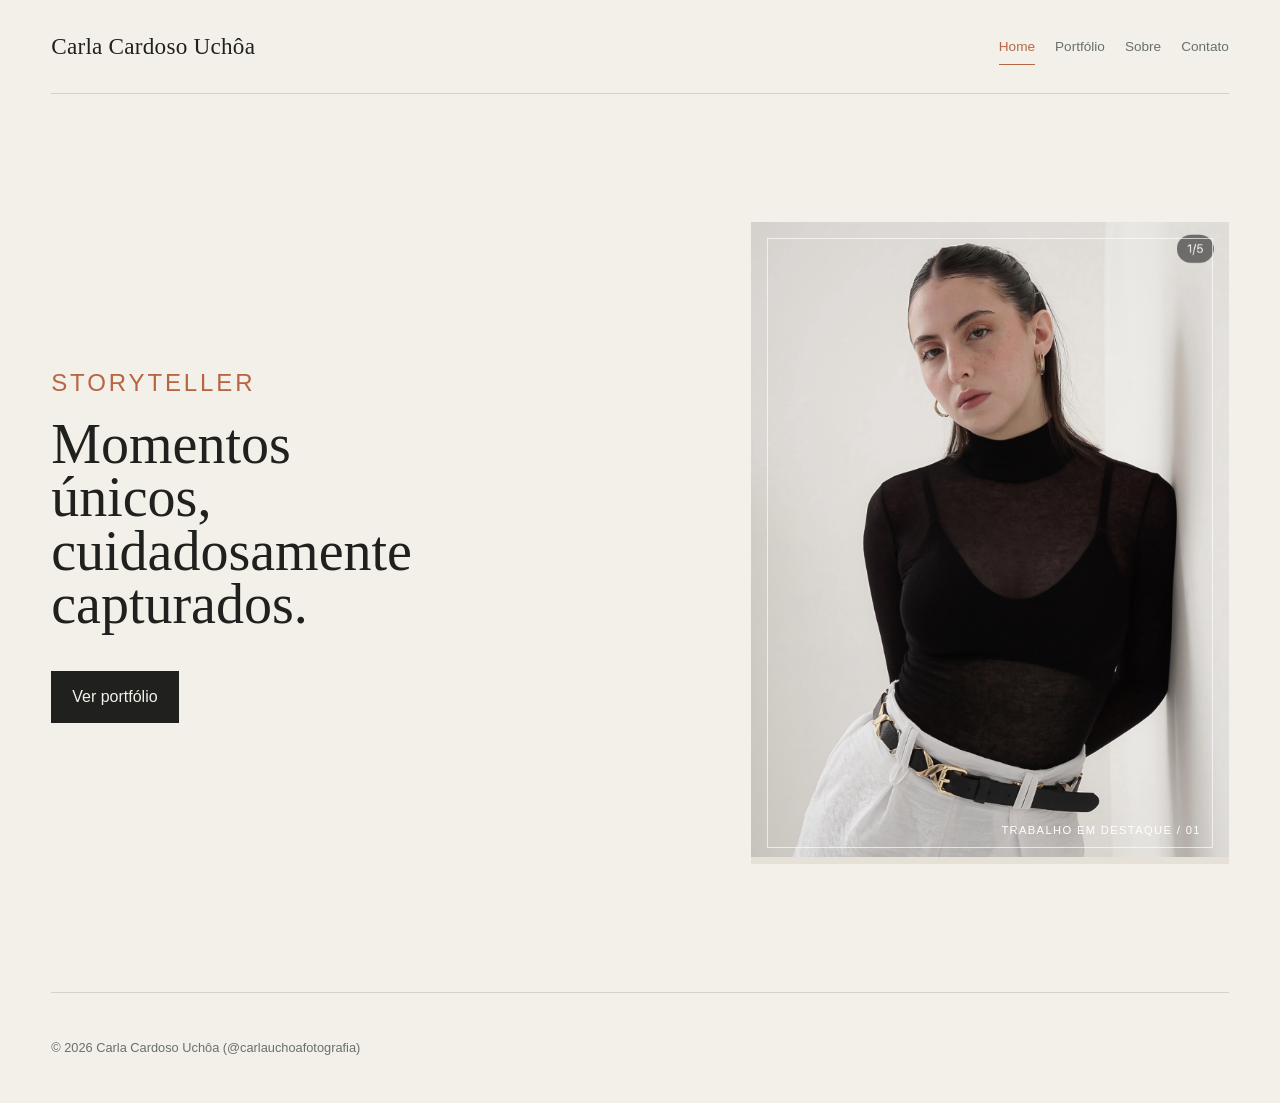
<file: index.html>
<!doctype html>
<html lang="en">
<head>
  <meta charset="UTF-8">
  <meta name="viewport" content="width=device-width, initial-scale=1.0">
  <meta name="description" content="A minimalist photography portfolio.">
  <title>Carla Cardoso Uchôa Portfolio</title>
  <link rel="stylesheet" href="css/styles.css">
</head>
<body>
  <header class="site-header">
    <a class="site-logo" href="index.html">Carla Cardoso Uchôa</a>
    <button class="nav-toggle" type="button" aria-expanded="false" aria-controls="site-nav" aria-label="Open navigation">
      Menu
    </button>
    <nav id="site-nav" class="site-nav" aria-label="Main navigation">
      <a href="index.html" aria-current="page">Home</a>
      <a href="portfolio.html">Portfólio</a>
      <a href="about.html">Sobre</a>
      <a href="contact.html">Contato</a>
    </nav>
  </header>

  <main>
    <section class="hero">
      <div class="hero-copy">
        <p class="eyebrow">Storyteller</p>
        <h1>Momentos únicos, cuidadosamente capturados.</h1>
        <a class="button" href="portfolio.html">Ver portfólio</a>
      </div>
      <div class="hero-visual">
        <img src="assets/images/Carla1.jpg" alt="Portrait of a woman wearing a black top and white trousers">
        <span class="hero-image-label">Trabalho em destaque / 01</span>
      </div>
    </section>
  </main>

  <footer class="site-footer">
    <p>&copy; 2026 Carla Cardoso Uchôa (@carlauchoafotografia)</p>
  </footer>
  <script src="js/main.js"></script>
</body>
</html>
</file>
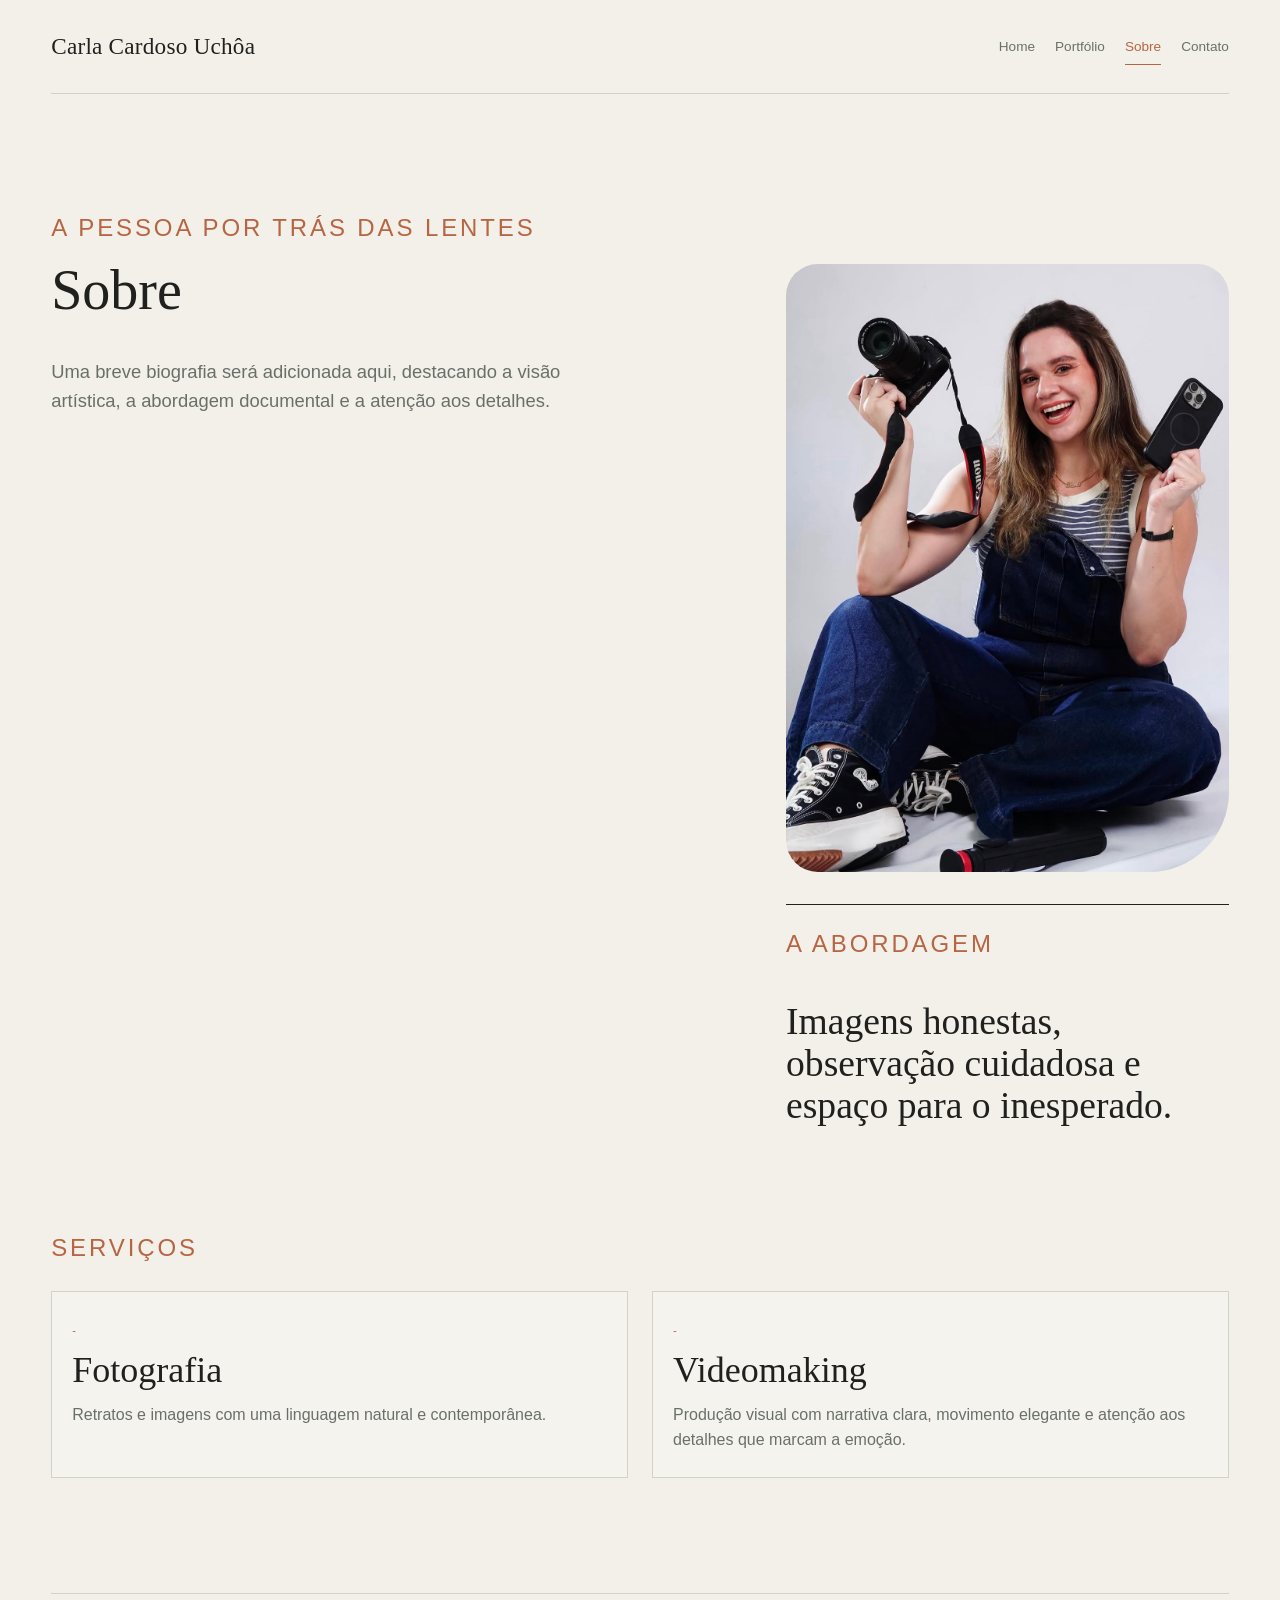
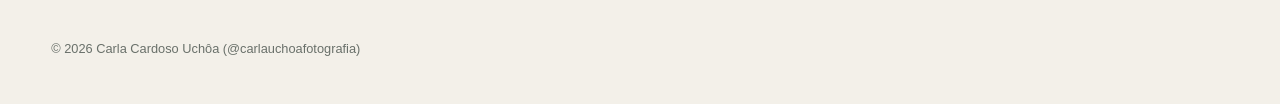
<file: about.html>
<!doctype html>
<html lang="en">
<head>
  <meta charset="UTF-8">
  <meta name="viewport" content="width=device-width, initial-scale=1.0">
  <meta name="description" content="Learn about the photographer.">
  <title>About | Carla Cardoso Uchôa</title>
  <link rel="stylesheet" href="css/styles.css">
</head>
<body>
  <header class="site-header">
    <a class="site-logo" href="index.html">Carla Cardoso Uchôa</a>
    <button class="nav-toggle" type="button" aria-expanded="false" aria-controls="site-nav" aria-label="Open navigation">
      Menu
    </button>
    <nav id="site-nav" class="site-nav" aria-label="Main navigation">
      <a href="index.html">Home</a>
      <a href="portfolio.html">Portfólio</a>
      <a href="about.html" aria-current="page">Sobre</a>
      <a href="contact.html">Contato</a>
    </nav>
  </header>

  <main class="page-content">
    <p class="eyebrow">A pessoa por trás das lentes</p>
    <div class="about-layout">
      <div>
        <h1>Sobre</h1>
        <p class="intro">Uma breve biografia será adicionada aqui, destacando a visão artística, a abordagem documental e a atenção aos detalhes.</p>
      </div>
      <div class="about-side">
        <img class="about-portrait" src="assets/images/Carla4.jpg" alt="Carla Cardoso Uchôa smiling while holding a camera and smartphone">
        <aside class="about-note">
        <p class="eyebrow">A abordagem</p>
        <p>Imagens honestas, observação cuidadosa e espaço para o inesperado.</p>
        </aside>
      </div>
    </div>

    <section class="services-section" aria-label="Services offered">
      <p class="eyebrow">Serviços</p>
      <div class="services-grid">
        <article class="service-card">
          <span class="service-index">-</span>
          <h2>Fotografia</h2>
          <p>Retratos e imagens com uma linguagem natural e contemporânea.</p>
        </article>

        <article class="service-card">
          <span class="service-index">-</span>
          <h2>Videomaking</h2>
          <p>Produção visual com narrativa clara, movimento elegante e atenção aos detalhes que marcam a emoção.</p>
        </article>
      </div>
    </section>
  </main>

  <footer class="site-footer">
    <p>&copy; 2026 Carla Cardoso Uchôa (@carlauchoafotografia)</p>
  </footer>
  <script src="js/main.js"></script>
</body>
</html>
</file>
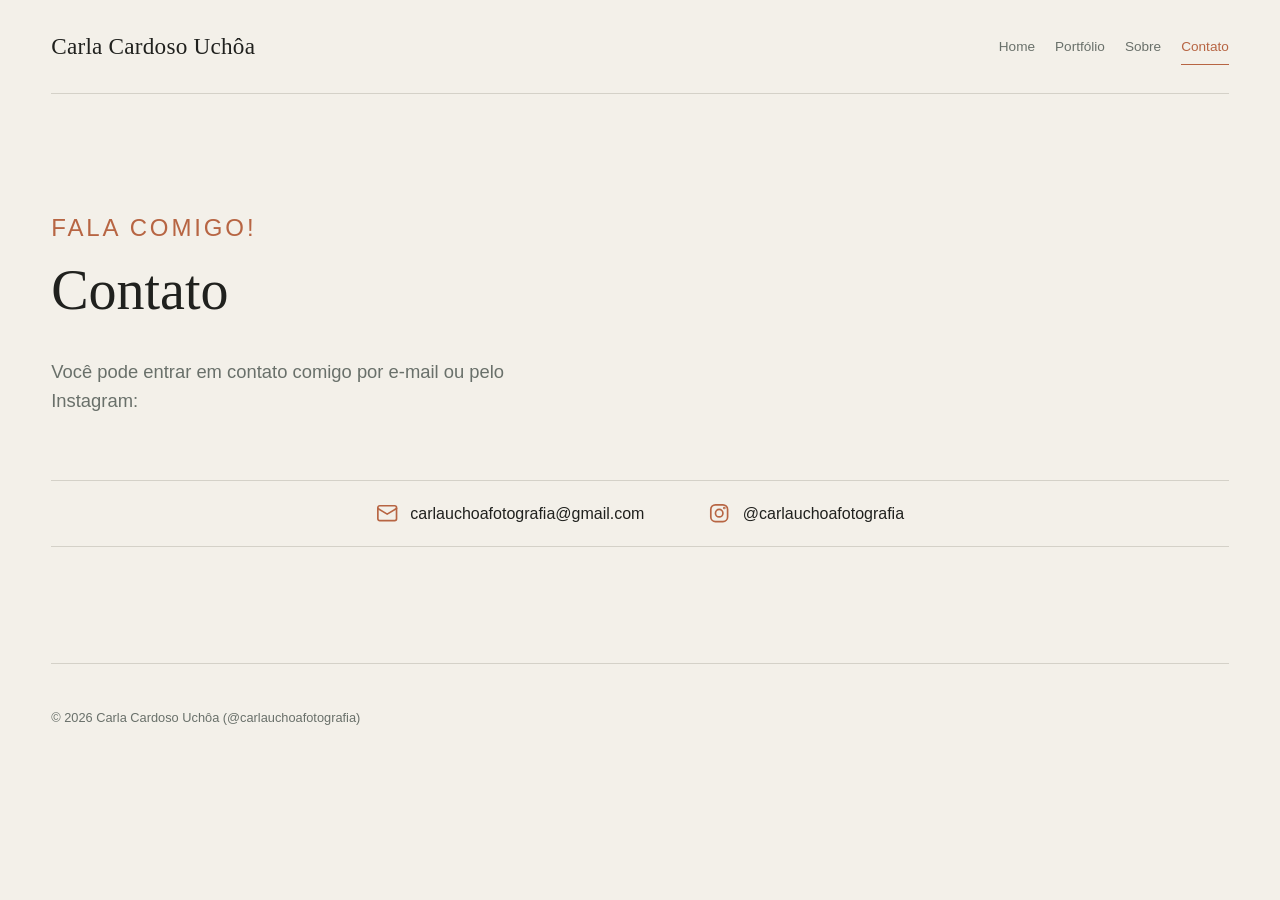
<file: contact.html>
<!doctype html>
<html lang="en">
<head>
  <meta charset="UTF-8">
  <meta name="viewport" content="width=device-width, initial-scale=1.0">
  <meta name="description" content="Get in touch about a photography project.">
  <title>Contato | Carla Cardoso Uchôa</title>
  <link rel="stylesheet" href="css/styles.css">
</head>
<body>
  <header class="site-header">
    <a class="site-logo" href="index.html">Carla Cardoso Uchôa</a>
    <button class="nav-toggle" type="button" aria-expanded="false" aria-controls="site-nav" aria-label="Open navigation">
      Menu
    </button>
    <nav id="site-nav" class="site-nav" aria-label="Main navigation">
      <a href="index.html">Home</a>
      <a href="portfolio.html">Portfólio</a>
      <a href="about.html">Sobre</a>
      <a href="contact.html" aria-current="page">Contato</a>
    </nav>
  </header>

  <main class="page-content">
    <p class="eyebrow">Fala comigo!</p>
    <h1>Contato</h1>
    <p class="intro">Você pode entrar em contato comigo por e-mail ou pelo Instagram:</p>
    <div class="contact-links">
      <a class="contact-link" href="mailto:carlauchoafotografia@gmail.com">
        <svg class="contact-link-icon" viewBox="0 0 24 24" aria-hidden="true" focusable="false">
          <rect x="2" y="4" width="20" height="16" rx="2"></rect>
          <path d="m22 7-10 6L2 7"></path>
        </svg>
        <span>carlauchoafotografia@gmail.com</span>
      </a>
      <a class="contact-link contact-link-instagram" href="https://www.instagram.com/carlauchoafotografia/" target="_blank" rel="noopener noreferrer">
        <svg class="contact-link-icon" viewBox="0 0 24 24" aria-hidden="true" focusable="false">
          <rect x="3" y="3" width="18" height="18" rx="5"></rect>
          <circle cx="12" cy="12" r="4"></circle>
          <circle cx="17.5" cy="6.5" r="0.5"></circle>
        </svg>
        <span>@carlauchoafotografia</span>
      </a>
    </div>
  </main>

  <footer class="site-footer">
    <p>&copy; 2026 Carla Cardoso Uchôa (@carlauchoafotografia)</p>
  </footer>
  <script src="js/main.js"></script>
</body>
</html>
</file>
<file: css/styles.css>
:root {
  --color-ink: #20211e;
  --color-muted: #69706a;
  --color-paper: #f3f0e9;
  --color-panel: #e5e1d7;
  --color-line: #d4d1c8;
  --color-accent: #b76543;
  --color-accent-dark: #8d4933;
  --font-display: Georgia, 'Times New Roman', serif;
  --font-body: 'Trebuchet MS', Arial, sans-serif;
  --content-width: 1180px;
  --gutter: clamp(1.25rem, 4vw, 4rem);
}

* {
  box-sizing: border-box;
}

body {
  min-width: 320px;
  min-height: 100vh;
  margin: 0;
  background: var(--color-paper);
  color: var(--color-ink);
  font-family: var(--font-body);
  line-height: 1.6;
}

body::selection {
  background: var(--color-accent);
  color: var(--color-paper);
}

.site-header,
.site-footer,
.page-content,
.hero {
  width: min(var(--content-width), calc(100% - (var(--gutter) * 2)));
  margin-inline: auto;
}

.site-header {
  display: flex;
  align-items: center;
  justify-content: space-between;
  padding-block: 1.75rem;
  border-bottom: 1px solid var(--color-line);
}

.site-header > * {
  flex-shrink: 0;
}

.site-logo {
  color: inherit;
  font-family: var(--font-display);
  font-size: 1.45rem;
  letter-spacing: 0.01em;
  text-decoration: none;
}

.site-nav {
  display: flex;
  gap: 1.25rem;
}

.site-nav a {
  position: relative;
  color: var(--color-muted);
  font-size: 0.85rem;
  text-decoration: none;
}

.site-nav a::after {
  position: absolute;
  right: 0;
  bottom: -0.45rem;
  left: 0;
  height: 1px;
  background: var(--color-accent);
  content: '';
  transform: scaleX(0);
  transform-origin: right;
  transition: transform 180ms ease;
}

.site-nav a:hover,
.site-nav a[aria-current='page'] {
  color: var(--color-accent);
}

.site-nav a:hover::after,
.site-nav a[aria-current='page']::after {
  transform: scaleX(1);
  transform-origin: left;
}

.nav-toggle {
  display: none;
}

.hero {
  display: grid;
  min-height: min(760px, calc(100vh - 6rem));
  grid-template-columns: minmax(0, 1fr) minmax(260px, 0.8fr);
  align-items: center;
  gap: clamp(2rem, 8vw, 8rem);
  padding-block: clamp(4rem, 10vw, 8rem);
}

.hero-copy {
  position: relative;
  z-index: 1;
}

.hero-visual {
  position: relative;
  min-height: min(62vw, 540px);
  overflow: hidden;
  background: var(--color-panel);
}

.hero-visual img {
  width: 100%;
  height: 100%;
  min-height: inherit;
  object-fit: cover;
  object-position: center 28%;
  filter: saturate(0.85);
}

.hero-visual::before {
  position: absolute;
  z-index: 1;
  top: 1rem;
  right: 1rem;
  bottom: 1rem;
  left: 1rem;
  border: 1px solid rgba(255, 255, 255, 0.65);
  content: '';
}

.hero-image-label {
  position: absolute;
  z-index: 2;
  right: 1.75rem;
  bottom: 1.5rem;
  color: #fff;
  font-size: 0.7rem;
  letter-spacing: 0.12em;
  text-transform: uppercase;
}

.page-content {
  padding-block: clamp(4rem, 9vw, 8rem);
}

.eyebrow {
  margin: 0 0 1rem;
  color: var(--color-accent);
  font-size: 1.5rem;
  letter-spacing: 0.12em;
  text-transform: uppercase;
}

h1 {
  max-width: 12ch;
  margin: 0 0 clamp(1.5rem, 4vw, 2.5rem);
  font-family: var(--font-display);
  font-size: clamp(0.8rem, 4.5vw, 3.5rem);
  font-weight: 350;
  line-height: 0.95;
}

h2 {
  margin: 0 0 1rem;
  font-family: var(--font-display);
  font-size: clamp(1.4rem, 3.5vw, 2.5rem);
  font-weight: 350;
  line-height: 1.05;
}

.intro {
  max-width: 50ch;
  color: var(--color-muted);
  font-size: 1.15rem;
}

.about-layout {
  display: grid;
  grid-template-columns: minmax(0, 1fr) minmax(260px, 0.7fr);
  align-items: start;
  gap: clamp(2rem, 8vw, 8rem);
}

.about-side {
  display: grid;
  gap: 2rem;
}

.about-portrait {
  display: block;
  width: 100%;
  max-height: 38rem;
  object-fit: cover;
  border-radius: 2rem 2rem 5rem 2rem;
}

.about-note {
  border-top: 1px solid var(--color-ink);
  padding-top: 1.25rem;
}

.about-note p:last-child {
  max-width: 24ch;
  font-family: var(--font-display);
  font-size: clamp(1.5rem, 3vw, 2.35rem);
  line-height: 1.12;
}

.services-section {
  margin-top: 4rem;
}

.services-grid {
  display: grid;
  grid-template-columns: repeat(2, minmax(0, 1fr));
  gap: 1.5rem;
  margin-top: 1.5rem;
}

.service-card {
  border: 1px solid var(--color-line);
  padding: 1.5rem 1.25rem;
  background: rgba(255, 255, 255, 0.18);
}

.service-index {
  display: inline-block;
  margin-bottom: 0.75rem;
  color: var(--color-accent);
  font-size: 0.7rem;
  letter-spacing: 0.12em;
  text-transform: uppercase;
}

.service-card h2 {
  margin-bottom: 0.75rem;
  font-size: clamp(1.5rem, 3vw, 2.25rem);
}

.service-card p {
  margin: 0;
  color: var(--color-muted);
}

.button {
  display: inline-block;
  border: 1px solid var(--color-ink);
  padding: 0.75rem 1.25rem;
  background: var(--color-ink);
  color: var(--color-paper);
  font: inherit;
  text-decoration: none;
  cursor: pointer;
  transition: background 180ms ease, border-color 180ms ease, transform 180ms ease;
}

.button:hover {
  background: var(--color-accent-dark);
  border-color: var(--color-accent-dark);
  transform: translateY(-2px);
}

.albums {
  display: grid;
  grid-template-columns: repeat(auto-fit, minmax(240px, 1fr));
  gap: 2rem;
  margin-top: 3rem;
}

.album-card {
  display: grid;
  align-content: start;
  border: 1px solid var(--color-line);
  background: rgba(255, 255, 255, 0.18);
  padding: 0;
  cursor: pointer;
  text-align: left;
  font: inherit;
  color: inherit;
  transition: transform 200ms ease, border-color 200ms ease;
}

.album-card:hover,
.album-card:focus-visible {
  border-color: var(--color-accent);
  transform: translateY(-4px);
}

.album-card:focus-visible {
  outline: 2px solid var(--color-accent);
  outline-offset: 2px;
}

.album-cover {
  position: relative;
  aspect-ratio: 4 / 5;
  overflow: hidden;
}

.album-cover img {
  display: block;
  width: 100%;
  height: 100%;
  object-fit: cover;
  filter: saturate(0.88);
  transition: filter 240ms ease, transform 240ms ease;
}

.album-card:hover .album-cover img,
.album-card:focus-visible .album-cover img {
  filter: saturate(1);
  transform: scale(1.03);
}

.album-count {
  position: absolute;
  right: 0.75rem;
  bottom: 0.75rem;
  padding: 0.25rem 0.6rem;
  background: rgba(18, 18, 17, 0.68);
  color: var(--color-paper);
  font-size: 0.7rem;
  letter-spacing: 0.08em;
}

.album-card-info {
  padding: 1.25rem;
  border-top: 1px solid var(--color-line);
}

.album-index {
  color: var(--color-accent);
  font-size: 0.7rem;
  letter-spacing: 0.12em;
}

.album-card-info h2 {
  margin: 0.4rem 0;
}

.album-card-info p {
  margin: 0;
  color: var(--color-muted);
}

.album-viewer {
  position: fixed;
  inset: 0;
  z-index: 1000;
  display: grid;
  place-items: center;
  padding: 2rem;
  background: rgba(18, 18, 17, 0.82);
  opacity: 0;
  visibility: hidden;
  transition: opacity 200ms ease, visibility 200ms ease;
}

.album-viewer.is-open {
  opacity: 1;
  visibility: visible;
}

.viewer-content {
  position: relative;
  display: grid;
  width: min(90vw, 900px);
  gap: 0.5rem;
  justify-items: center;
}

.viewer-image {
  display: block;
  width: 100%;
  max-height: 78vh;
  object-fit: contain;
  background: rgba(255, 255, 255, 0.08);
}

.viewer-caption {
  margin: 0;
  color: var(--color-paper);
  font-size: 0.8rem;
  letter-spacing: 0.08em;
  text-transform: uppercase;
}

.viewer-counter {
  margin: 0;
  color: var(--color-muted);
  font-size: 0.75rem;
}

.viewer-close {
  position: absolute;
  top: 1.25rem;
  right: 1.5rem;
  z-index: 1001;
  border: 1px solid rgba(255, 255, 255, 0.4);
  background: transparent;
  color: var(--color-paper);
  font-size: 2rem;
  line-height: 1;
  cursor: pointer;
}

.viewer-prev,
.viewer-next {
  position: absolute;
  top: 50%;
  z-index: 1001;
  transform: translateY(-50%);
  border: 1px solid rgba(255, 255, 255, 0.4);
  background: transparent;
  color: var(--color-paper);
  font-size: 1.4rem;
  line-height: 1;
  padding: 0.5rem 0.9rem;
  cursor: pointer;
}

.viewer-prev {
  left: 1rem;
}

.viewer-next {
  right: 1rem;
}

.viewer-prev:hover,
.viewer-next:hover,
.viewer-close:hover {
  border-color: var(--color-accent);
  color: var(--color-accent);
}

.contact-links {
  display: flex;
  align-items: center;
  justify-content: center;
  gap: clamp(1.5rem, 5vw, 5rem);
  margin-top: clamp(2rem, 5vw, 4rem);
  padding-block: 1.25rem;
  border-top: 1px solid var(--color-line);
  border-bottom: 1px solid var(--color-line);
}

.contact-link {
  display: inline-flex;
  min-width: 0;
  align-items: center;
  gap: 0.75rem;
  color: var(--color-ink);
  text-decoration: none;
  overflow-wrap: anywhere;
  transition: color 180ms ease;
}

.contact-link:hover {
  color: var(--color-accent-dark);
}

.contact-link:focus-visible {
  outline: 2px solid var(--color-accent);
  outline-offset: 5px;
}

.contact-link-icon {
  width: 1.4rem;
  height: 1.4rem;
  flex: 0 0 auto;
  fill: none;
  stroke: var(--color-accent);
  stroke-linecap: round;
  stroke-linejoin: round;
  stroke-width: 1.8;
}

.site-footer {
  padding-block: 2rem;
  border-top: 1px solid var(--color-line);
  color: var(--color-muted);
  font-size: 0.8rem;
}

@media (max-width: 640px) {
  .site-header {
    align-items: center;
    flex-wrap: wrap;
    gap: 1rem;
  }

  .site-header,
  .site-footer,
  .page-content,
  .hero {
    width: min(100% - 2rem, var(--content-width));
  }

  .nav-toggle {
    display: inline-flex;
    margin-left: auto;
    align-items: center;
    justify-content: center;
    border: 1px solid var(--color-line);
    padding: 0.5rem 0.9rem;
    background: transparent;
    color: var(--color-ink);
    font: inherit;
    cursor: pointer;
  }

  .site-nav {
    display: none;
    width: 100%;
    flex-direction: column;
    gap: 0.75rem;
    padding-top: 0.5rem;
  }

  .site-nav.is-open {
    display: flex;
  }

  .site-nav a {
    width: fit-content;
  }

  .hero {
    min-height: auto;
    grid-template-columns: 1fr;
    gap: 3rem;
    padding-block: 4rem 5rem;
  }

  .hero-visual {
    width: 100%;
    min-height: 65vw;
  }

  .about-layout {
    grid-template-columns: 1fr;
    gap: 3rem;
  }

  .contact-links {
    align-items: center;
    flex-direction: column;
    gap: 1rem;
  }

  .contact-link {
    justify-content: center;
    max-width: 100%;
    text-align: center;
  }

  .about-note {
    margin-top: 0;
  }

  .albums {
    grid-template-columns: 1fr;
    gap: 2rem;
  }

  .services-grid {
    grid-template-columns: 1fr;
  }

}
</file>
